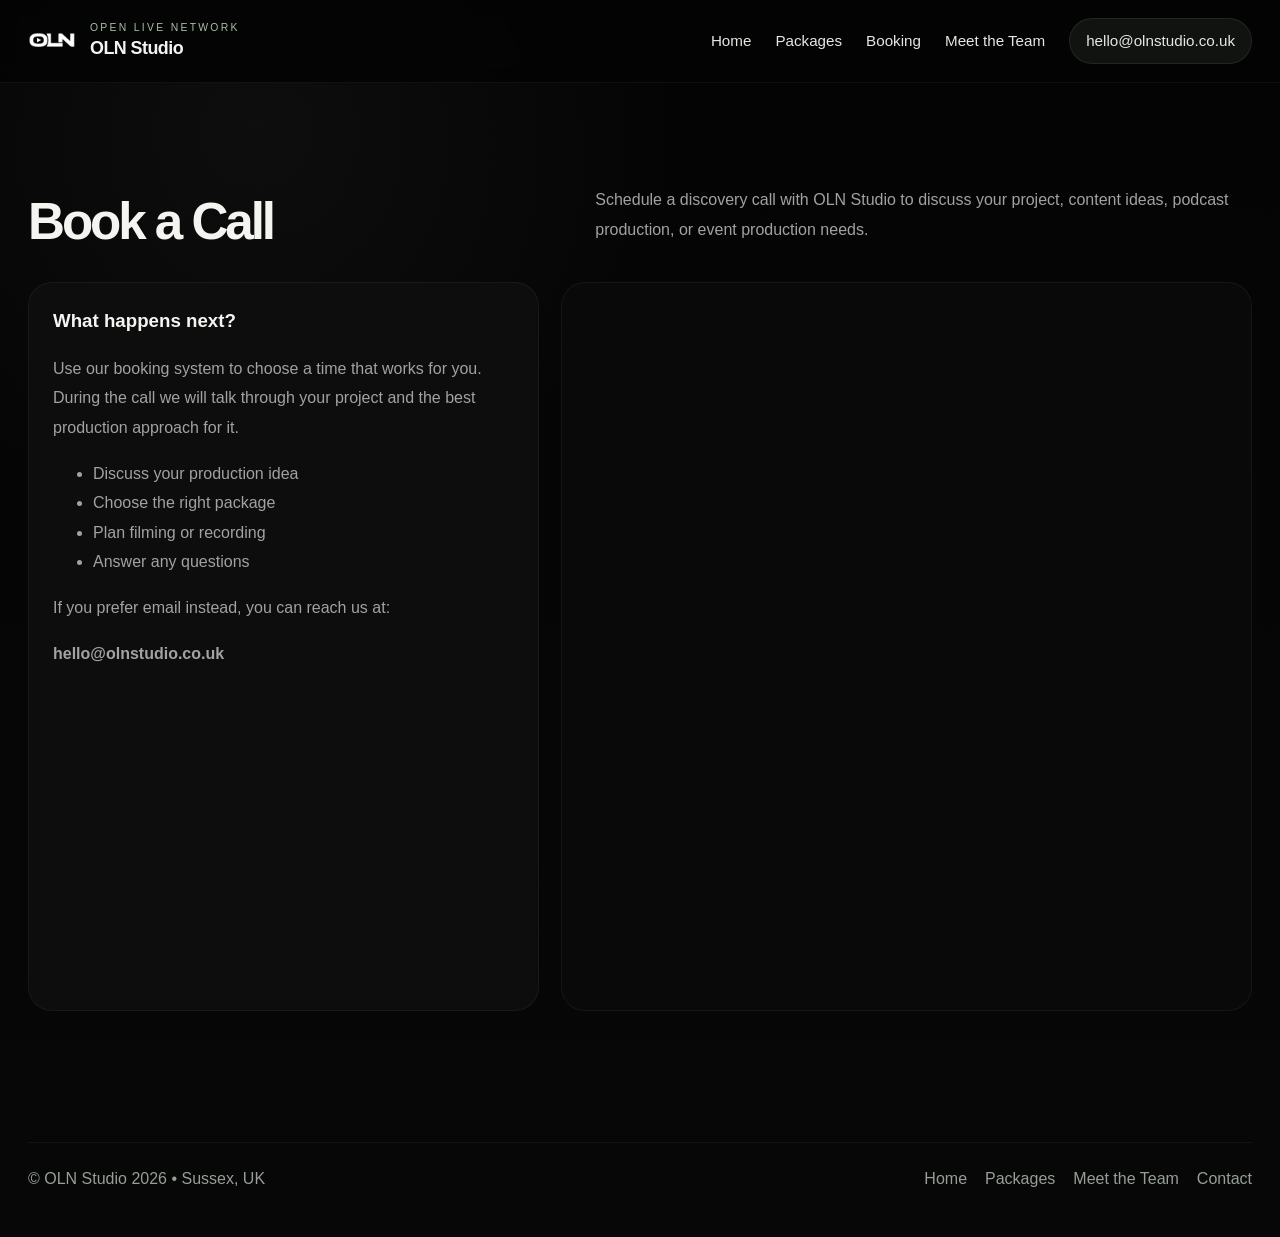
<file: booking.html>
<!DOCTYPE html>
<html lang="en">
<head>
  <meta charset="UTF-8">
  <meta name="viewport" content="width=device-width, initial-scale=1.0">
  <title>Book a Call | OLN Studio</title>
  <meta name="description" content="Book a discovery call with OLN Studio to discuss video production, podcasts, or live event projects.">
  <link rel="stylesheet" href="styles.css">
</head>
<body>

<header class="nav">
  <div class="container nav-inner">
    <a class="brand" href="index.html">
      <img src="Images/logo.png" alt="OLN Studio logo" onerror="this.style.display='none';this.nextElementSibling.style.display='grid';">
      <div class="brand-mark" style="display:none;">OLN</div>
      <div class="brand-text">
        <small>Open Live Network</small>
        <strong>OLN Studio</strong>
      </div>
    </a>

    <button class="nav-toggle" aria-label="Open menu" aria-expanded="false" type="button">
      <span></span>
      <span></span>
      <span></span>
    </button>

    <nav class="site-nav">
      <a href="index.html">Home</a>
      <a href="packages.html">Packages</a>
      <a href="booking.html">Booking</a>
      <a href="team.html">Meet the Team</a>
      <a class="nav-cta" href="mailto:hello@olnstudio.co.uk">hello@olnstudio.co.uk</a>
    </nav>
  </div>
</header>

<main class="section">
  <div class="container">
    <div class="section-head">
      <div>
        <h2>Book a Call</h2>
      </div>
      <p>
        Schedule a discovery call with OLN Studio to discuss your project,
        content ideas, podcast production, or event production needs.
      </p>
    </div>

    <div class="booking-panel">
      <aside class="booking-note">
        <h3>What happens next?</h3>
        <p>
          Use our booking system to choose a time that works for you. During the call
          we will talk through your project and the best production approach for it.
        </p>
        <ul>
          <li>Discuss your production idea</li>
          <li>Choose the right package</li>
          <li>Plan filming or recording</li>
          <li>Answer any questions</li>
        </ul>
        <p>If you prefer email instead, you can reach us at:</p>
        <p><strong>hello@olnstudio.co.uk</strong></p>
      </aside>

      <section class="embed-card">
        <iframe
          src="https://www.cal.eu/openlivenetwork"
          width="100%"
          height="720"
          frameborder="0"
          style="border:none;">
        </iframe>
      </section>
    </div>
  </div>
</main>

<footer>
  <div class="container footer-top">
    <div>© OLN Studio <span data-year></span> • Sussex, UK</div>
    <div class="footer-links">
      <a href="index.html">Home</a>
      <a href="packages.html">Packages</a>
      <a href="team.html">Meet the Team</a>
      <a href="mailto:hello@olnstudio.co.uk">Contact</a>
    </div>
  </div>
</footer>
<script src="script.js"></script>
</body>
</html>
</file>
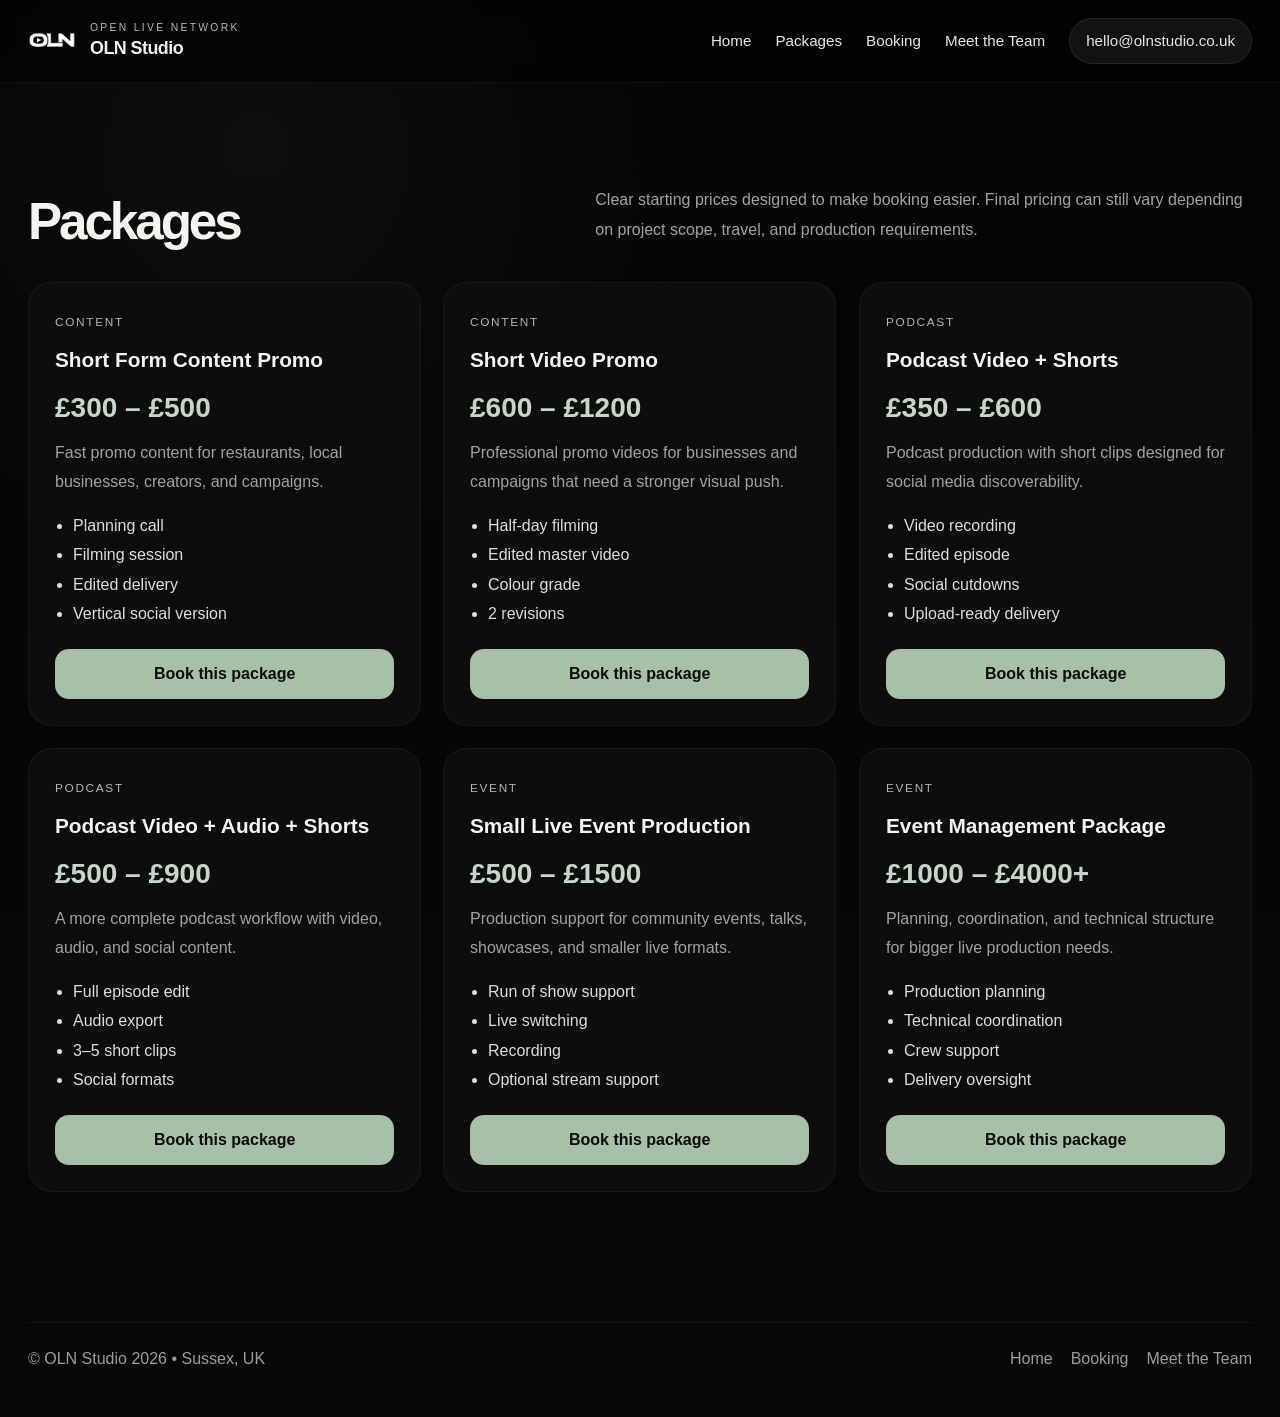
<file: packages.html>
<!DOCTYPE html>
<html lang="en">
<head>
  <meta charset="UTF-8">
  <meta name="viewport" content="width=device-width, initial-scale=1.0">
  <title>Packages | OLN Studio</title>
  <meta name="description" content="Package pricing for OLN Studio video, podcast, and event production.">
  <link rel="stylesheet" href="styles.css">
</head>
<body>

<header class="nav">
  <div class="container nav-inner">
    <a class="brand" href="index.html">
      <img src="Images/logo.png" alt="OLN Studio logo" onerror="this.style.display='none';this.nextElementSibling.style.display='grid';">
      <div class="brand-mark" style="display:none;">OLN</div>
      <div class="brand-text">
        <small>Open Live Network</small>
        <strong>OLN Studio</strong>
      </div>
    </a>

    <button class="nav-toggle" aria-label="Open menu" aria-expanded="false" type="button">
      <span></span>
      <span></span>
      <span></span>
    </button>

    <nav class="site-nav">
      <a href="index.html">Home</a>
      <a href="packages.html">Packages</a>
      <a href="booking.html">Booking</a>
      <a href="team.html">Meet the Team</a>
      <a class="nav-cta" href="mailto:hello@olnstudio.co.uk">hello@olnstudio.co.uk</a>
    </nav>
  </div>
</header>

<main class="section">
  <div class="container">
    <div class="section-head">
      <div>
        <h2>Packages</h2>
      </div>
      <p>
        Clear starting prices designed to make booking easier. Final pricing can still vary
        depending on project scope, travel, and production requirements.
      </p>
    </div>

    <div class="package-grid">
      <article class="package">
        <span class="tag">Content</span>
        <h3>Short Form Content Promo</h3>
        <div class="price">£300 – £500</div>
        <p>Fast promo content for restaurants, local businesses, creators, and campaigns.</p>
        <ul>
          <li>Planning call</li>
          <li>Filming session</li>
          <li>Edited delivery</li>
          <li>Vertical social version</li>
        </ul>
        <a class="btn primary" href="booking.html">Book this package</a>
      </article>

      <article class="package">
        <span class="tag">Content</span>
        <h3>Short Video Promo</h3>
        <div class="price">£600 – £1200</div>
        <p>Professional promo videos for businesses and campaigns that need a stronger visual push.</p>
        <ul>
          <li>Half-day filming</li>
          <li>Edited master video</li>
          <li>Colour grade</li>
          <li>2 revisions</li>
        </ul>
        <a class="btn primary" href="booking.html">Book this package</a>
      </article>

      <article class="package">
        <span class="tag">Podcast</span>
        <h3>Podcast Video + Shorts</h3>
        <div class="price">£350 – £600</div>
        <p>Podcast production with short clips designed for social media discoverability.</p>
        <ul>
          <li>Video recording</li>
          <li>Edited episode</li>
          <li>Social cutdowns</li>
          <li>Upload-ready delivery</li>
        </ul>
        <a class="btn primary" href="booking.html">Book this package</a>
      </article>

      <article class="package">
        <span class="tag">Podcast</span>
        <h3>Podcast Video + Audio + Shorts</h3>
        <div class="price">£500 – £900</div>
        <p>A more complete podcast workflow with video, audio, and social content.</p>
        <ul>
          <li>Full episode edit</li>
          <li>Audio export</li>
          <li>3–5 short clips</li>
          <li>Social formats</li>
        </ul>
        <a class="btn primary" href="booking.html">Book this package</a>
      </article>

      <article class="package">
        <span class="tag">Event</span>
        <h3>Small Live Event Production</h3>
        <div class="price">£500 – £1500</div>
        <p>Production support for community events, talks, showcases, and smaller live formats.</p>
        <ul>
          <li>Run of show support</li>
          <li>Live switching</li>
          <li>Recording</li>
          <li>Optional stream support</li>
        </ul>
        <a class="btn primary" href="booking.html">Book this package</a>
      </article>

      <article class="package">
        <span class="tag">Event</span>
        <h3>Event Management Package</h3>
        <div class="price">£1000 – £4000+</div>
        <p>Planning, coordination, and technical structure for bigger live production needs.</p>
        <ul>
          <li>Production planning</li>
          <li>Technical coordination</li>
          <li>Crew support</li>
          <li>Delivery oversight</li>
        </ul>
        <a class="btn primary" href="booking.html">Book this package</a>
      </article>
    </div>
  </div>
</main>

<footer>
  <div class="container footer-top">
    <div>© OLN Studio <span data-year></span> • Sussex, UK</div>
    <div class="footer-links">
      <a href="index.html">Home</a>
      <a href="booking.html">Booking</a>
      <a href="team.html">Meet the Team</a>
    </div>
  </div>
</footer>
<script src="script.js"></script>
</body>
</html>
</file>
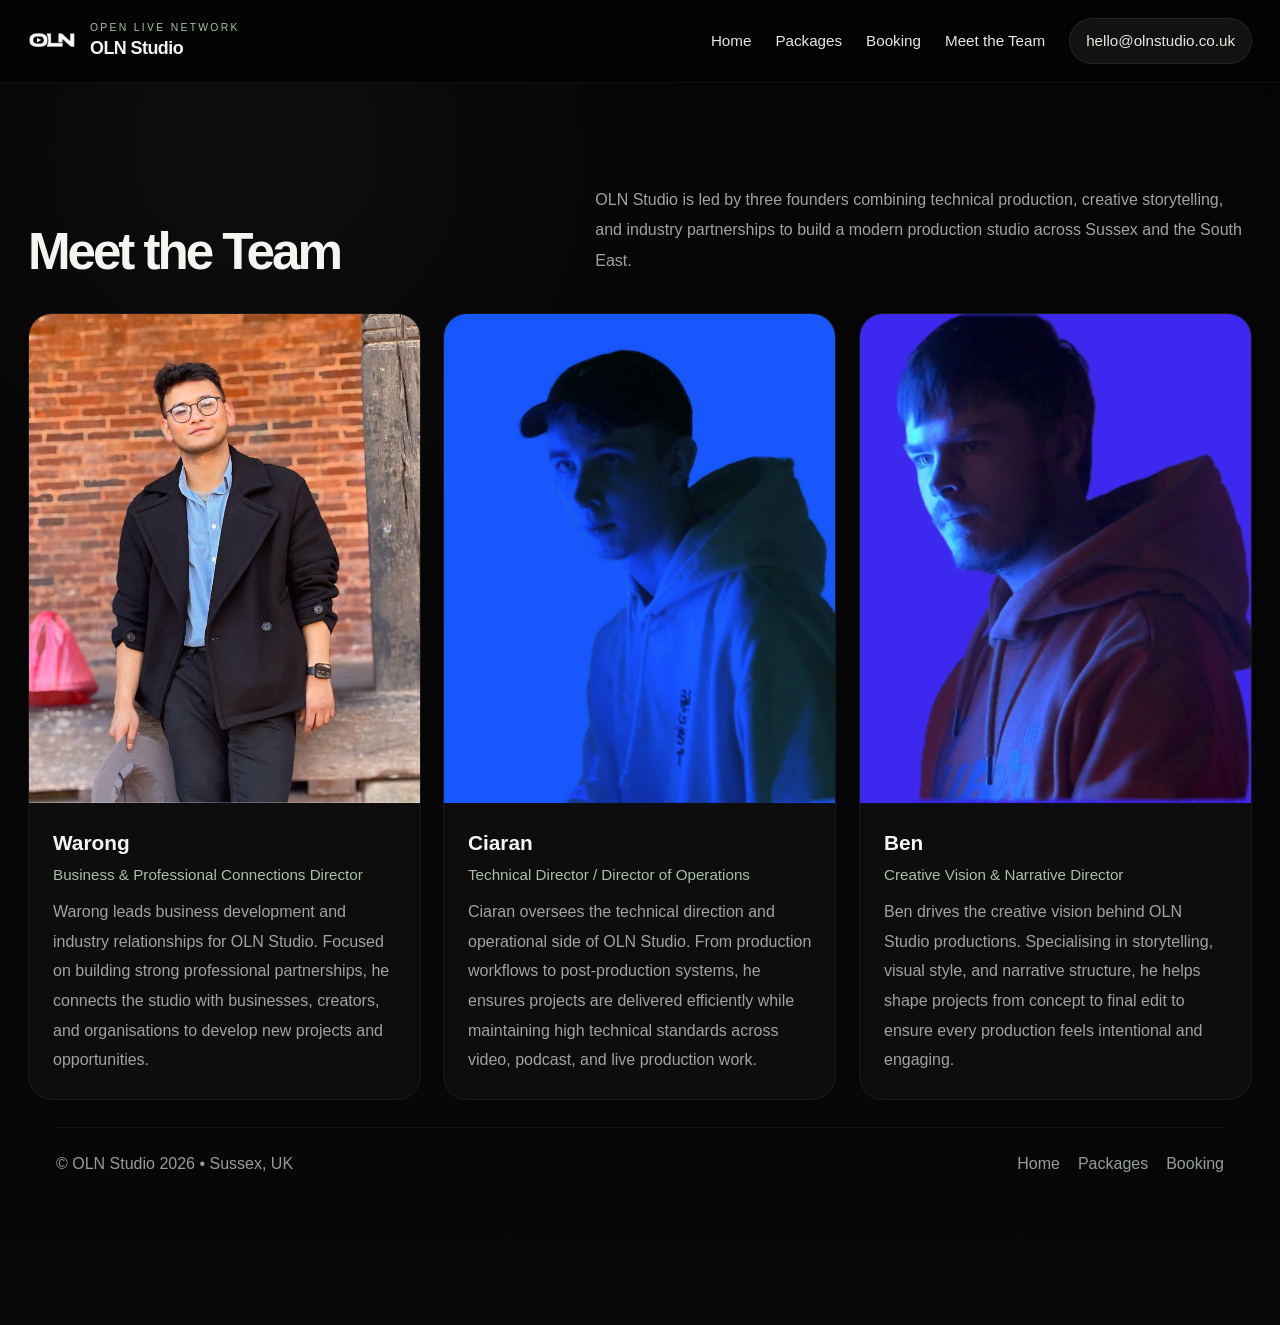
<file: team.html>
<!DOCTYPE html>
<html lang="en">
<head>
  <meta charset="UTF-8">
  <meta name="viewport" content="width=device-width, initial-scale=1.0">
  <title>Meet the Team | OLN Studio</title>
  <meta name="description" content="Meet the team behind OLN Studio.">
  <link rel="stylesheet" href="styles.css">
</head>
<body>

<header class="nav">
  <div class="container nav-inner">
    <a class="brand" href="index.html">
      <img src="Images/logo.png" alt="OLN Studio logo" onerror="this.style.display='none';this.nextElementSibling.style.display='grid';">
      <div class="brand-mark" style="display:none;">OLN</div>
      <div class="brand-text">
        <small>Open Live Network</small>
        <strong>OLN Studio</strong>
      </div>
    </a>

    <button class="nav-toggle" aria-label="Open menu" aria-expanded="false" type="button">
      <span></span>
      <span></span>
      <span></span>
    </button>

    <nav class="site-nav">
      <a href="index.html">Home</a>
      <a href="packages.html">Packages</a>
      <a href="booking.html">Booking</a>
      <a href="team.html">Meet the Team</a>
      <a class="nav-cta" href="mailto:hello@olnstudio.co.uk">hello@olnstudio.co.uk</a>
    </nav>
  </div>
</header>

<main class="section">
  <div class="container">
    <div class="section-head">
      <div>
        <h2>Meet the Team</h2>
      </div>
      <p>
        OLN Studio is led by three founders combining technical production,
        creative storytelling, and industry partnerships to build a modern
        production studio across Sussex and the South East.
      </p>
    </div>

<div class="team-grid">
  <article class="member">
    <div class="member-photo">
      <img src="Images/Warong.png" alt="Warong" onerror="this.style.display='none';this.nextElementSibling.style.display='grid';">
      <div class="member-fallback" style="display:none;">Add Images/Warong.png</div>
    </div>
    <div class="member-body">
      <h3>Warong</h3>
      <div class="role">Business & Professional Connections Director</div>
      <p>
        Warong leads business development and industry relationships for OLN Studio.
        Focused on building strong professional partnerships, he connects the studio
        with businesses, creators, and organisations to develop new projects and opportunities.
      </p>
    </div>
  </article>

  <article class="member">
    <div class="member-photo">
      <img src="Images/Ciaran.png" alt="Ciaran" onerror="this.style.display='none';this.nextElementSibling.style.display='grid';">
      <div class="member-fallback" style="display:none;">Add Images/Ciaran.png</div>
    </div>
    <div class="member-body">
      <h3>Ciaran</h3>
      <div class="role">Technical Director / Director of Operations</div>
      <p>
        Ciaran oversees the technical direction and operational side of OLN Studio.
        From production workflows to post-production systems, he ensures projects are
        delivered efficiently while maintaining high technical standards across video,
        podcast, and live production work.
      </p>
    </div>
  </article>

  <article class="member">
    <div class="member-photo">
      <img src="Images/Ben.png" alt="Ben" onerror="this.style.display='none';this.nextElementSibling.style.display='grid';">
      <div class="member-fallback" style="display:none;">Add Images/Ben.png</div>
    </div>
    <div class="member-body">
      <h3>Ben</h3>
      <div class="role">Creative Vision & Narrative Director</div>
      <p>
        Ben drives the creative vision behind OLN Studio productions. Specialising in
        storytelling, visual style, and narrative structure, he helps shape projects
        from concept to final edit to ensure every production feels intentional and engaging.
      </p>
    </div>
  </article>
</div>

<footer>
  <div class="container footer-top">
    <div>© OLN Studio <span data-year></span> • Sussex, UK</div>
    <div class="footer-links">
      <a href="index.html">Home</a>
      <a href="packages.html">Packages</a>
      <a href="booking.html">Booking</a>
    </div>
  </div>
</footer>
<script src="script.js"></script>
</body>
</html>
</file>
<file: styles.css>
:root{
  --bg:#050505;
  --bg-soft:#090909;
  --panel:#0d0d0d;
  --text:#f4f4f1;
  --muted:#a2a2a0;
  --line:rgba(255,255,255,.08);
  --line-soft:rgba(255,255,255,.05);
  --sage:#a8bfa8;
  --sage-soft:#c8d5c8;
  --content:1320px;
  --radius:22px;
  --radius-lg:30px;
}

*{box-sizing:border-box}
html{scroll-behavior:smooth}

body{
  margin:0;
  font-family:Arial, Helvetica, sans-serif;
  color:var(--text);
  background:
    radial-gradient(circle at 20% 10%, rgba(168,191,168,.05), transparent 28%),
    linear-gradient(180deg,#040404 0%, #070707 100%);
  line-height:1.5;
}

img,video{
  display:block;
  max-width:100%;
}

a{
  color:inherit;
  text-decoration:none;
}

.container{
  width:min(var(--content), calc(100% - 56px));
  margin:0 auto;
}

/* NAV */

.nav{
  position:sticky;
  top:0;
  z-index:100;
  background:rgba(4,4,4,.88);
  border-bottom:1px solid var(--line-soft);
  backdrop-filter:blur(10px);
}

.nav-inner{
  min-height:82px;
  display:flex;
  align-items:center;
  justify-content:space-between;
  gap:24px;
}

.brand{
  display:flex;
  align-items:center;
  gap:14px;
}

.brand img{
  width:48px;
  height:48px;
  object-fit:contain;
  border-radius:14px;
}

.brand-mark{
  width:48px;
  height:48px;
  border-radius:14px;
  display:grid;
  place-items:center;
  border:1px solid var(--line);
  color:var(--sage);
  font-weight:700;
  background:#0d100d;
}

.brand-text small{
  display:block;
  font-size:.65rem;
  letter-spacing:.22em;
  text-transform:uppercase;
  color:var(--sage);
}

.brand-text strong{
  display:block;
  font-size:1.12rem;
  letter-spacing:-.03em;
}

.nav nav{
  display:flex;
  align-items:center;
  gap:24px;
  flex-wrap:wrap;
}

.nav nav a{
  font-size:.95rem;
  color:#e6e6e2;
  transition:.2s ease;
}

.nav nav a:hover{
  color:var(--sage);
}

.nav-cta{
  padding:11px 16px;
  border-radius:999px;
  border:1px solid var(--line);
  background:#111311;
}

/* BUTTONS */

.btn{
  display:inline-flex;
  align-items:center;
  justify-content:center;
  min-height:50px;
  padding:0 18px;
  border-radius:14px;
  border:1px solid var(--line);
  background:#111;
  color:#fff;
  transition:.2s ease;
}

.btn:hover{
  transform:translateY(-1px);
}

.btn.primary{
  background:var(--sage);
  color:#0b0d0b;
  border-color:transparent;
  font-weight:700;
}

.btn.secondary{
  background:transparent;
}

/* HERO */

.hero.hero-video{
  position: relative;
  min-height: 82vh;
  height: 82vh;
  display: flex;
  align-items: flex-end;
  overflow: hidden;
  padding: 0;
}

.hero-bg{
  position: absolute;
  inset: 0;
  z-index: 0;
}

.hero-bg video,
.hero-bg img{
  width: 100%;
  height: 100%;
  object-fit: cover;
}

.hero.hero-video::before{
  content: "";
  position: absolute;
  inset: 0;
  z-index: 1;
  background:
    linear-gradient(90deg, rgba(0,0,0,.68) 0%, rgba(0,0,0,.36) 42%, rgba(0,0,0,.55) 100%),
    linear-gradient(180deg, rgba(0,0,0,.16) 0%, rgba(0,0,0,.55) 72%, rgba(0,0,0,.82) 100%);
}

.hero-content{
  position: relative;
  z-index: 2;
  width: 100%;
  max-width: 760px;
  margin-left: 0;
  margin-right: auto;

  padding-left: clamp(40px, 6vw, 120px);
  padding-right: 20px;
  padding-bottom: 64px;
}

.eyebrow{
  display: inline-flex;
  align-items: center;
  padding: 9px 14px;
  border-radius: 999px;
  border: 1px solid var(--line);
  color: #d8e2d8;
  font-size: .82rem;
  background: rgba(12,13,12,.72);
}

.hero h1{
  margin: 18px 0;
  max-width: 8.6ch;
  font-size: clamp(3.2rem, 6.6vw, 6.4rem);
  line-height: .9;
  letter-spacing: -.08em;
  font-weight: 700;
}

.hero p{
  margin: 0;
  max-width: 620px;
  color: #d1d5d1;
  font-size: clamp(1rem, 1.2vw, 1.08rem);
  line-height: 1.85;
}

.hero-actions{
  display: flex;
  flex-wrap: wrap;
  gap: 14px;
  margin-top: 28px;
}

.hero-stats{
  display: grid;
  grid-template-columns: repeat(3, minmax(0,1fr));
  gap: 12px;
  margin-top: 30px;
  max-width: 760px;
}

.stat{
  padding: 16px 16px 18px;
  border-radius: 16px;
  background: rgba(0,0,0,.38);
  border: 1px solid rgba(255,255,255,.08);
  backdrop-filter: blur(6px);
}

.stat strong{
  display: block;
  color: var(--sage);
  font-size: 1.2rem;
  margin-bottom: 4px;
}

.stat span{
  color: #c3c8c3;
  font-size: .88rem;
  line-height: 1.45;
}

/* SECTIONS */

.section{
  padding:clamp(72px, 8vw, 120px) 0;
}

.section + .section{
  border-top:1px solid var(--line-soft);
}

.section-head{
  display:grid;
  grid-template-columns:minmax(0,.9fr) minmax(0,1.1fr);
  gap:30px;
  align-items:end;
  margin-bottom:36px;
}

.section-head h2{
  margin:0;
  font-size:clamp(2.1rem, 4vw, 4rem);
  line-height:.96;
  letter-spacing:-.06em;
}

.section-head p{
  margin:0;
  max-width:760px;
  color:var(--muted);
  line-height:1.9;
}

/* GRIDS */

.grid-3{
  display:grid;
  grid-template-columns:repeat(3, minmax(0,1fr));
  gap:22px;
}

.card{
  padding:26px;
  border-radius:22px;
  background:#0c0d0c;
  border:1px solid var(--line-soft);
}

.card h3{
  margin:0 0 10px;
  font-size:1.15rem;
  line-height:1.2;
}

.card p{
  margin:0;
  color:var(--muted);
  line-height:1.8;
}

/* REVIEWS */

.review-card{
  background:#0a0a0a;
}

.review-card p:first-child{
  color:#efefea;
  font-size:1.02rem;
  line-height:1.9;
}

.review-card h3{
  margin-top:18px;
  margin-bottom:4px;
}

.review-card p:last-child{
  color:var(--sage);
  font-size:.92rem;
}

/* FEATURED WORK */

.featured-work{
  display:grid;
  grid-template-columns:minmax(0,1.2fr) minmax(320px,.8fr);
  gap:28px;
  align-items:start;
}

.featured-media{
  min-height:520px;
  border-radius:28px;
  overflow:hidden;
  background:#0c0d0c;
  border:1px solid var(--line-soft);
}

.featured-media img{
  width:100%;
  height:100%;
  object-fit:cover;
}

.featured-fallback{
  min-height:520px;
  display:grid;
  place-items:center;
  text-align:center;
  padding:28px;
  color:#d7ddd7;
}

.featured-copy{
  padding:8px 0;
}

.featured-tag{
  display:inline-block;
  margin-bottom:14px;
  font-size:.78rem;
  letter-spacing:.14em;
  text-transform:uppercase;
  color:var(--sage);
}

.featured-copy h3{
  margin:0 0 14px;
  font-size:clamp(1.8rem, 3vw, 3rem);
  line-height:1;
  letter-spacing:-.05em;
}

.featured-copy p{
  margin:0 0 18px;
  color:var(--muted);
  line-height:1.9;
}

.featured-points{
  margin:0 0 24px 18px;
  padding:0;
  color:#ddddda;
  line-height:1.9;
}

/* CTA BAND */

.cta-band{
  border-top:1px solid var(--line-soft);
  border-bottom:1px solid var(--line-soft);
  background:#090909;
}

.cta-band-inner{
  min-height:108px;
  display:flex;
  align-items:center;
  justify-content:space-between;
  gap:24px;
}

.cta-band p{
  margin:0;
  color:#e4e7e2;
  font-size:1.05rem;
}

/* PACKAGES */

.package-grid{
  display:grid;
  grid-template-columns:repeat(3, minmax(0,1fr));
  gap:22px;
}

.package{
  padding:26px;
  border-radius:24px;
  background:#0c0d0c;
  border:1px solid var(--line-soft);
}

.package .tag{
  display:inline-block;
  margin-bottom:12px;
  color:var(--sage);
  font-size:.74rem;
  letter-spacing:.14em;
  text-transform:uppercase;
}

.package h3{
  margin:0;
  font-size:1.3rem;
}

.price{
  margin:12px 0 10px;
  color:var(--sage-soft);
  font-size:1.75rem;
  font-weight:700;
}

.package p{
  margin:0 0 14px;
  color:var(--muted);
  line-height:1.8;
}

.package ul{
  margin:0 0 20px 18px;
  padding:0;
  color:#ddddda;
  line-height:1.85;
}

.package .btn{
  width:100%;
}

/* TEAM */

.team-grid{
  display:grid;
  grid-template-columns:repeat(3, minmax(0,1fr));
  gap:22px;
}

.member{
  border-radius:24px;
  overflow:hidden;
  background:#0c0d0c;
  border:1px solid var(--line-soft);
}

.member-photo{
  aspect-ratio:4/5;
  overflow:hidden;
  background:#101010;
}

.member-photo img{
  width:100%;
  height:100%;
  object-fit:cover;
}

.member-fallback{
  min-height:320px;
  display:grid;
  place-items:center;
  color:#d6ddd6;
  background:#101010;
}

.member-body{
  padding:24px;
}

.member-body h3{
  margin:0 0 6px;
  font-size:1.3rem;
}

.role{
  color:var(--sage);
  font-size:.95rem;
  margin-bottom:10px;
}

.member-body p{
  margin:0;
  color:var(--muted);
  line-height:1.85;
}

/* BOOKING */

.booking-panel{
  display:grid;
  grid-template-columns:minmax(320px,.85fr) minmax(0,1.15fr);
  gap:22px;
}

.booking-note,
.embed-card{
  border-radius:24px;
  background:#0c0d0c;
  border:1px solid var(--line-soft);
}

.booking-note{
  padding:24px;
}

.booking-note h3{
  margin-top:0;
}

.booking-note p,
.booking-note li{
  color:var(--muted);
  line-height:1.85;
}

.embed-card{
  overflow:hidden;
  min-height:720px;
  background:#090909;
}

.cal-placeholder{
  min-height:720px;
  display:grid;
  place-items:center;
  text-align:center;
  padding:30px;
  color:var(--muted);
}

/* FOOTER */

footer{
  padding:28px 0 46px;
  color:#969e96;
}

.footer-top{
  padding-top:24px;
  border-top:1px solid var(--line-soft);
  display:flex;
  justify-content:space-between;
  align-items:center;
  gap:20px;
}

.footer-links{
  display:flex;
  gap:18px;
  flex-wrap:wrap;
}

/* RESPONSIVE */

@media (max-width:1200px){
  .hero.hero-video{
    min-height: 76vh;
    height: 76vh;
  }
}

@media (max-width:980px){
  .section-head,
  .grid-3,
  .package-grid,
  .team-grid,
  .booking-panel,
  .hero-stats,
  .featured-work{
    grid-template-columns: 1fr;
  }

  .section-head{
    display: grid;
  }

  .cta-band-inner,
  .footer-top,
  .nav-inner{
    flex-direction: column;
    align-items: flex-start;
  }

  .nav nav{
    gap: 14px;
  }

  .hero.hero-video{
    min-height: 72vh;
    height: 72vh;
  }

  .hero-content{
    max-width: 640px;
    margin-left: 0;
    margin-right: auto;
    padding: 0 0 48px;
  }
}

@media (max-width:640px){
  .container{
    width: min(var(--content), calc(100% - 28px));
  }

  .hero.hero-video{
    min-height: 68vh;
    height: 68vh;
  }

  .hero-content{
    padding: 0 0 34px;
  }

  .hero h1{
    font-size: clamp(2.7rem, 12vw, 4.4rem);
    max-width: 9ch;
  }

  .hero p{
    font-size: .98rem;
    line-height: 1.72;
  }

  .stat{
    backdrop-filter: none;
    background: rgba(0,0,0,.5);
  }

  .card,
  .package,
  .member-body,
  .booking-note{
    padding: 20px;
  }

  .featured-media,
  .featured-fallback{
    min-height: 260px;
  }
}

.nav{
  transition: background .25s ease, border-color .25s ease, box-shadow .25s ease;
}

.nav.nav-scrolled{
  background: rgba(4,4,4,.94);
  box-shadow: 0 10px 30px rgba(0,0,0,.22);
}

.reveal{
  opacity: 0;
  transform: translateY(26px);
  transition:
    opacity .7s ease,
    transform .7s ease;
  will-change: opacity, transform;
}

.reveal.is-visible{
  opacity: 1;
  transform: translateY(0);
}

@media (prefers-reduced-motion: reduce){
  .reveal,
  .reveal.is-visible{
    opacity: 1;
    transform: none;
    transition: none;
  }
}

.nav{
  transition: background .25s ease, border-color .25s ease, box-shadow .25s ease;
}

.nav.nav-scrolled{
  background: rgba(4,4,4,.94);
  box-shadow: 0 10px 30px rgba(0,0,0,.22);
}

.reveal{
  opacity: 0;
  transform: translateY(26px);
  transition: opacity .7s ease, transform .7s ease;
  will-change: opacity, transform;
}

.reveal.is-visible{
  opacity: 1;
  transform: translateY(0);
}

.nav-toggle{
  display:none;
  width:48px;
  height:48px;
  padding:0;
  border:1px solid var(--line);
  border-radius:14px;
  background:#111311;
  align-items:center;
  justify-content:center;
  flex-direction:column;
  gap:5px;
  cursor:pointer;
}

.nav-toggle span{
  display:block;
  width:18px;
  height:2px;
  background:#f4f4f1;
  border-radius:999px;
}

.site-nav{
  display:flex;
  align-items:center;
  gap:24px;
  flex-wrap:wrap;
}

@media (max-width: 980px){
  .nav-inner{
    position:relative;
    flex-direction:row;
    align-items:center;
  }

  .nav-toggle{
    display:flex;
    margin-left:auto;
  }

  .site-nav{
    display:none;
    position:absolute;
    top:calc(100% + 12px);
    left:0;
    right:0;
    flex-direction:column;
    align-items:flex-start;
    gap:14px;
    padding:18px;
    border:1px solid var(--line-soft);
    border-radius:20px;
    background:#0b0c0b;
    box-shadow:0 18px 50px rgba(0,0,0,.3);
  }

  .site-nav.is-open{
    display:flex;
  }

  .site-nav .nav-cta{
    width:100%;
    justify-content:center;
    text-align:center;
  }
}

@media (prefers-reduced-motion: reduce){
  .reveal,
  .reveal.is-visible{
    opacity:1;
    transform:none;
    transition:none;
  }
}
</file>
